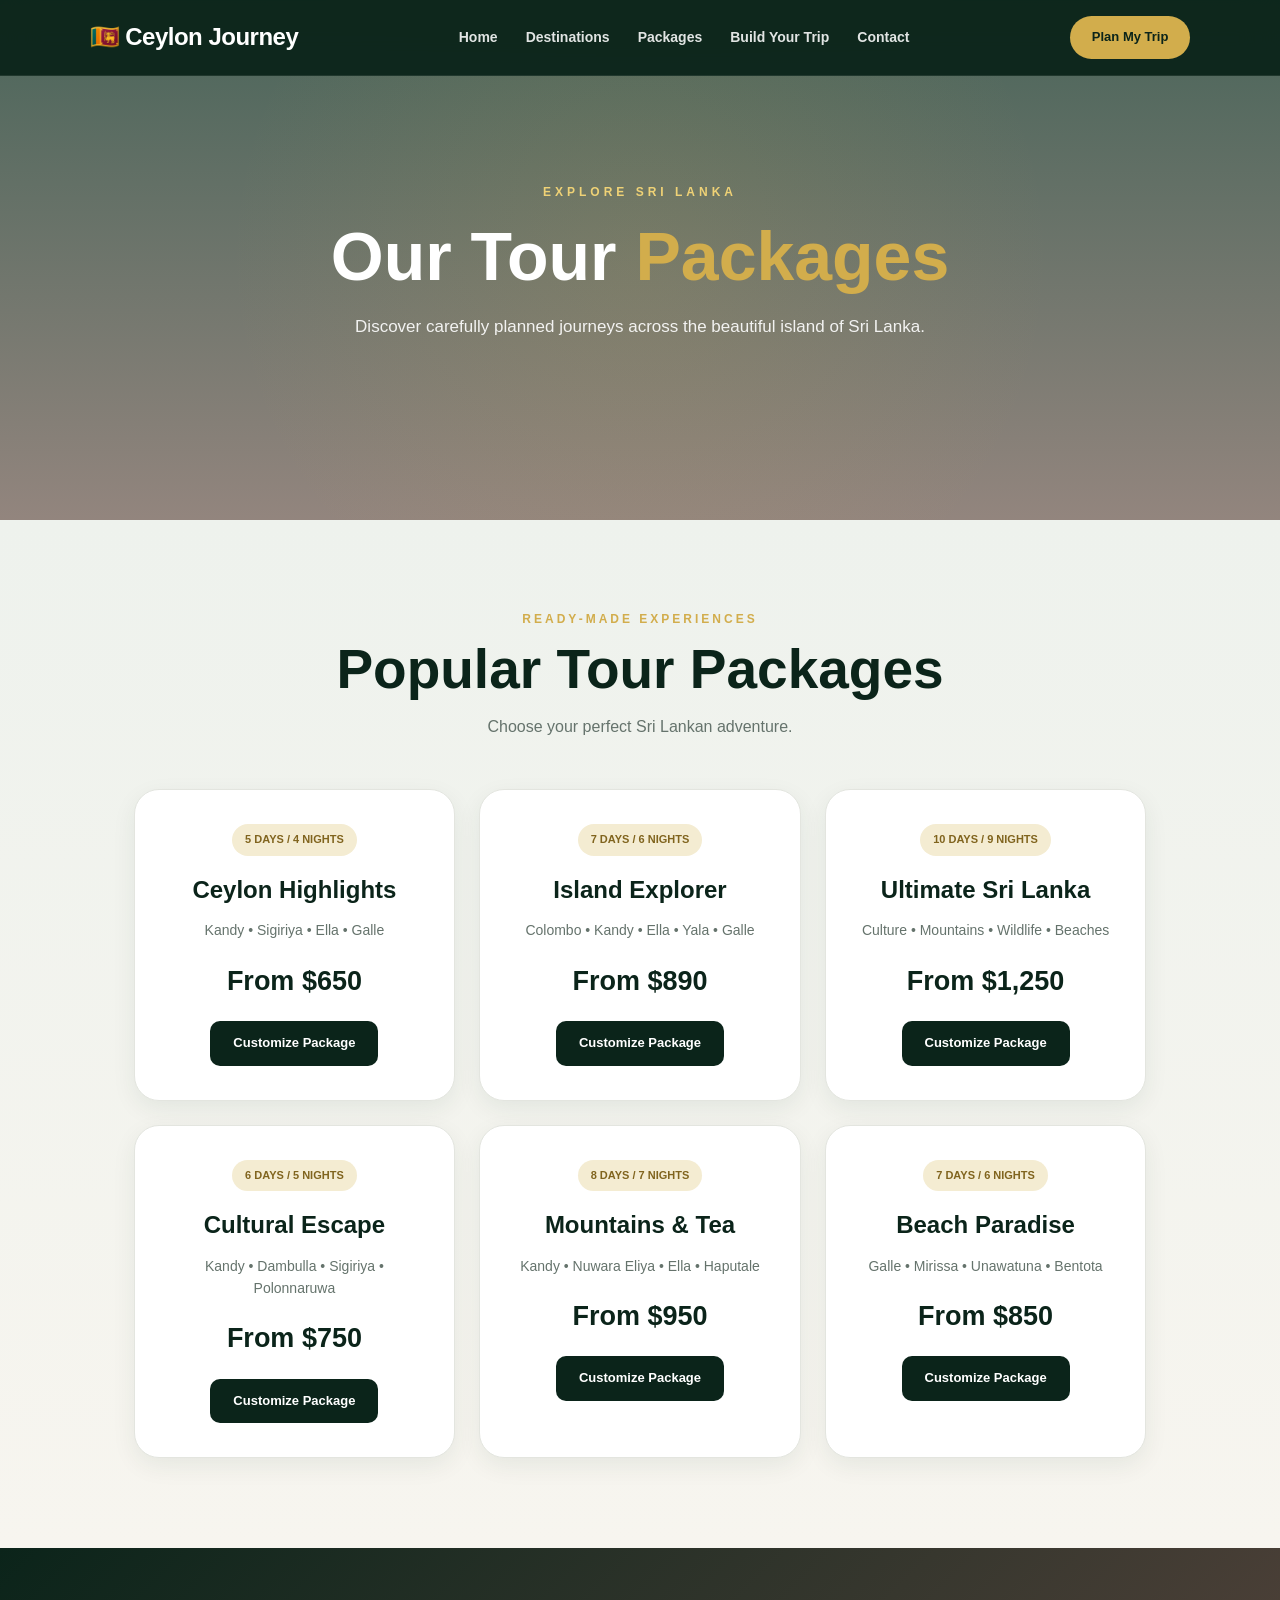
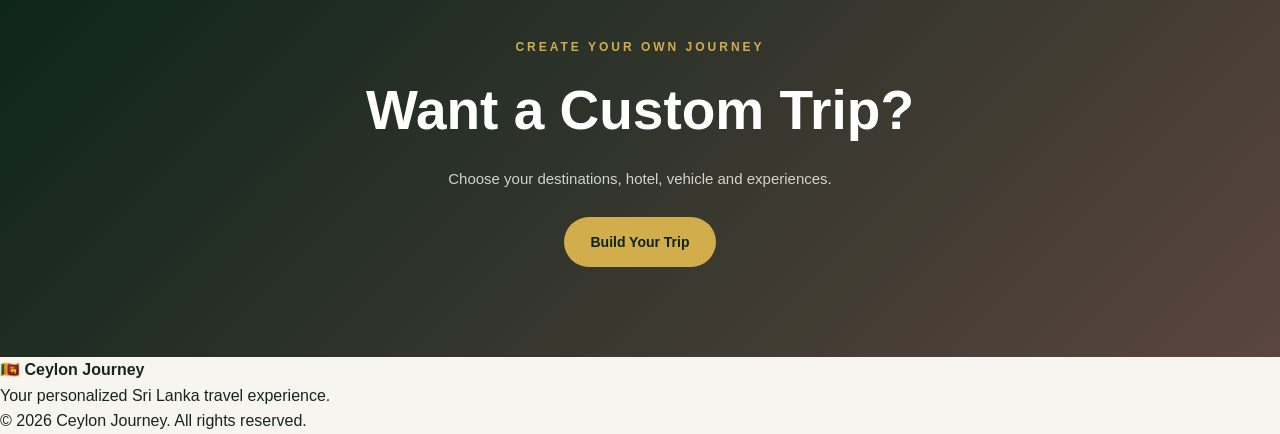
<file: packages.html>
<!DOCTYPE html>
<html lang="en">

<head>
    <meta charset="UTF-8">
    <meta name="viewport" content="width=device-width, initial-scale=1.0">

    <title>Ceylon Journey | Tour Packages</title>

    <link rel="stylesheet" href="style.css">
</head>

<body>

    <!-- NAVIGATION -->

    <header class="navbar">

        <div class="logo">
            <span>🇱🇰</span>
            <strong>Ceylon Journey</strong>
        </div>

        <nav>
            <a href="index.html">Home</a>
            <a href="index.html#destinations">Destinations</a>
            <a href="packages.html">Packages</a>
            <a href="index.html#build-trip">Build Your Trip</a>
            <a href="index.html#contact">Contact</a>
        </nav>

        <a href="index.html#build-trip" class="nav-btn">
            Plan My Trip
        </a>

    </header>


    <!-- PAGE HERO -->

    <section class="packages-page-hero">

        <div class="hero-overlay"></div>

        <div class="hero-content">

            <p class="small-title">
                EXPLORE SRI LANKA
            </p>

            <h1>
                Our Tour
                <span>Packages</span>
            </h1>

            <p class="hero-text">
                Discover carefully planned journeys
                across the beautiful island of Sri Lanka.
            </p>

        </div>

    </section>


    <!-- PACKAGES -->

    <section class="section packages-section">

        <div class="section-title">

            <p>
                READY-MADE EXPERIENCES
            </p>

            <h2>
                Popular Tour Packages
            </h2>

            <span>
                Choose your perfect Sri Lankan adventure.
            </span>

        </div>


        <div class="package-grid">


            <!-- PACKAGE 1 -->

            <div class="package-card">

                <span class="package-days">
                    5 DAYS / 4 NIGHTS
                </span>

                <h3>
                    Ceylon Highlights
                </h3>

                <p>
                    Kandy • Sigiriya • Ella • Galle
                </p>

                <strong>
                    From $650
                </strong>

                <a
                    href="index.html#build-trip"
                    class="package-button">

                    Customize Package

                </a>

            </div>


            <!-- PACKAGE 2 -->

            <div class="package-card">

                <span class="package-days">
                    7 DAYS / 6 NIGHTS
                </span>

                <h3>
                    Island Explorer
                </h3>

                <p>
                    Colombo • Kandy • Ella • Yala • Galle
                </p>

                <strong>
                    From $890
                </strong>

                <a
                    href="index.html#build-trip"
                    class="package-button">

                    Customize Package

                </a>

            </div>


            <!-- PACKAGE 3 -->

            <div class="package-card">

                <span class="package-days">
                    10 DAYS / 9 NIGHTS
                </span>

                <h3>
                    Ultimate Sri Lanka
                </h3>

                <p>
                    Culture • Mountains • Wildlife • Beaches
                </p>

                <strong>
                    From $1,250
                </strong>

                <a
                    href="index.html#build-trip"
                    class="package-button">

                    Customize Package

                </a>

            </div>


            <!-- PACKAGE 4 -->

            <div class="package-card">

                <span class="package-days">
                    6 DAYS / 5 NIGHTS
                </span>

                <h3>
                    Cultural Escape
                </h3>

                <p>
                    Kandy • Dambulla • Sigiriya • Polonnaruwa
                </p>

                <strong>
                    From $750
                </strong>

                <a
                    href="index.html#build-trip"
                    class="package-button">

                    Customize Package

                </a>

            </div>


            <!-- PACKAGE 5 -->

            <div class="package-card">

                <span class="package-days">
                    8 DAYS / 7 NIGHTS
                </span>

                <h3>
                    Mountains & Tea
                </h3>

                <p>
                    Kandy • Nuwara Eliya • Ella • Haputale
                </p>

                <strong>
                    From $950
                </strong>

                <a
                    href="index.html#build-trip"
                    class="package-button">

                    Customize Package

                </a>

            </div>


            <!-- PACKAGE 6 -->

            <div class="package-card">

                <span class="package-days">
                    7 DAYS / 6 NIGHTS
                </span>

                <h3>
                    Beach Paradise
                </h3>

                <p>
                    Galle • Mirissa • Unawatuna • Bentota
                </p>

                <strong>
                    From $850
                </strong>

                <a
                    href="index.html#build-trip"
                    class="package-button">

                    Customize Package

                </a>

            </div>

        </div>

    </section>


    <!-- CTA -->

    <section class="contact-section">

        <div>

            <p>
                CREATE YOUR OWN JOURNEY
            </p>

            <h2>
                Want a Custom Trip?
            </h2>

            <span>
                Choose your destinations, hotel, vehicle
                and experiences.
            </span>

            <br>
            <br>

            <a
                href="index.html#build-trip"
                class="primary-btn">

                Build Your Trip

            </a>

        </div>

    </section>


    <!-- FOOTER -->

    <footer>

        <div>

            <strong>
                🇱🇰 Ceylon Journey
            </strong>

            <p>
                Your personalized Sri Lanka travel experience.
            </p>

        </div>

        <div>

            <p>
                © 2026 Ceylon Journey.
                All rights reserved.
            </p>

        </div>

    </footer>

</body>

</html>
</file>
<file: style.css>
/* =========================================================
   CEYLON JOURNEY
   PREMIUM SRI LANKA TOURISM WEBSITE
   CLEAN & RESPONSIVE CSS
========================================================= */


/* =========================================================
   ROOT VARIABLES
========================================================= */

:root {
    --green-dark: #0b241a;
    --green-deep: #12372a;
    --green: #1d5b45;
    --green-light: #2f765b;

    --gold: #d2ad4c;
    --gold-light: #efd276;
    --gold-soft: #f4ecd2;

    --cream: #f7f5ef;
    --cream-dark: #eeeade;
    --white: #ffffff;

    --text: #17251f;
    --text-light: #65736c;
    --border: #e3e5df;

    --shadow-sm: 0 8px 25px rgba(18, 55, 42, 0.07);
    --shadow-md: 0 18px 45px rgba(18, 55, 42, 0.11);
    --shadow-lg: 0 28px 65px rgba(18, 55, 42, 0.16);

    --radius-sm: 10px;
    --radius-md: 18px;
    --radius-lg: 25px;

    --transition: 0.3s ease;
}


/* =========================================================
   RESET
========================================================= */

* {
    margin: 0;
    padding: 0;
    box-sizing: border-box;
}

html {
    scroll-behavior: smooth;
}

body {
    font-family: Arial, Helvetica, sans-serif;
    background: var(--cream);
    color: var(--text);
    line-height: 1.6;
    overflow-x: hidden;
}

img {
    max-width: 100%;
    display: block;
}

a {
    color: inherit;
    text-decoration: none;
}

button,
input,
select,
textarea {
    font-family: inherit;
}

button {
    cursor: pointer;
}


/* =========================================================
   NAVBAR
========================================================= */

.navbar {
    position: fixed;
    top: 0;
    left: 0;
    width: 100%;
    height: 76px;

    display: flex;
    align-items: center;
    justify-content: space-between;

    padding: 0 7%;

    background: rgba(11, 36, 26, 0.95);
    backdrop-filter: blur(18px);
    -webkit-backdrop-filter: blur(18px);

    border-bottom: 1px solid rgba(255,255,255,0.08);

    z-index: 9999;
}

.logo {
    color: white;
    font-size: 24px;
    font-weight: 800;
    letter-spacing: -0.5px;
}

.logo span {
    color: var(--gold);
}

.nav-links,
.navbar nav {
    display: flex;
    align-items: center;
    gap: 28px;
}

.nav-links a,
.navbar nav a {
    position: relative;
    color: rgba(255,255,255,0.88);
    font-size: 14px;
    font-weight: 600;
    transition: var(--transition);
}

.nav-links a:hover,
.navbar nav a:hover,
.nav-links a.active,
.navbar nav a.active {
    color: var(--gold-light);
}

.nav-links a.active::after,
.navbar nav a.active::after {
    content: "";

    position: absolute;
    left: 50%;
    bottom: -9px;

    width: 22px;
    height: 2px;

    transform: translateX(-50%);

    background: var(--gold);
    border-radius: 20px;
}

.nav-btn {
    display: inline-flex;
    align-items: center;
    justify-content: center;

    padding: 11px 22px;

    border: none;
    border-radius: 30px;

    background: var(--gold);
    color: var(--green-dark);

    font-size: 13px;
    font-weight: 800;

    transition: var(--transition);
}

.nav-btn:hover {
    background: var(--gold-light);
    transform: translateY(-2px);
}


/* =========================================================
   COMMON SECTION
========================================================= */

.section {
    padding: 90px 7%;
}

.section-title {
    max-width: 760px;
    margin: 0 auto 50px;
    text-align: center;
}

.section-title p {
    margin-bottom: 10px;

    color: var(--gold);
    font-size: 12px;
    font-weight: 800;

    letter-spacing: 3px;
    text-transform: uppercase;
}

.section-title h2 {
    margin-bottom: 14px;

    color: var(--green-dark);
    font-size: clamp(34px, 5vw, 55px);
    line-height: 1.1;
}

.section-title span {
    color: var(--text-light);
    font-size: 16px;
}


/* =========================================================
   HOME HERO
========================================================= */

.hero {
    min-height: 100vh;

    position: relative;

    display: flex;
    align-items: center;

    padding: 140px 8% 90px;

    background:
        linear-gradient(
            115deg,
            rgba(8,35,26,0.82),
            rgba(8,35,26,0.45),
            rgba(0,0,0,0.62)
        ),
        url("https://esjaw2wge86.exactdn.com/wp-content/uploads/2020/02/SI-8-1-scaled-1-1920x1261.jpg");

    background-size: cover;
    background-position: center;
}

.hero-content {
    position: relative;
    z-index: 2;

    max-width: 780px;

    color: white;
}

.small-title {
    display: inline-block;

    margin-bottom: 18px;

    color: var(--gold-light);

    font-size: 12px;
    font-weight: 800;

    letter-spacing: 4px;
    text-transform: uppercase;
}

.hero h1 {
    margin-bottom: 22px;

    font-size: clamp(48px, 7vw, 88px);
    line-height: 1.02;
    letter-spacing: -2px;
}

.hero h1 span {
    color: var(--gold);
}

.hero-text {
    max-width: 650px;
    margin-bottom: 30px;

    color: rgba(255,255,255,0.9);

    font-size: 18px;
    line-height: 1.8;
}

.hero-buttons {
    display: flex;
    flex-wrap: wrap;
    gap: 13px;
}

.primary-btn,
.secondary-btn {
    display: inline-flex;
    align-items: center;
    justify-content: center;

    padding: 14px 26px;

    border-radius: 30px;

    font-size: 14px;
    font-weight: 800;

    transition: var(--transition);
}

.primary-btn {
    background: var(--gold);
    color: var(--green-dark);
}

.primary-btn:hover {
    background: var(--gold-light);
    transform: translateY(-3px);
}

.secondary-btn {
    border: 1px solid rgba(255,255,255,0.6);

    background: rgba(255,255,255,0.1);

    color: white;

    backdrop-filter: blur(10px);
}

.secondary-btn:hover {
    background: white;
    color: var(--green-dark);
    transform: translateY(-3px);
}


/* =========================================================
   DESTINATION GRID
========================================================= */

.destination-grid {
    display: grid;
    grid-template-columns: repeat(4, 1fr);
    gap: 22px;
}

.destination-card {
    overflow: hidden;

    background: white;

    border: 1px solid var(--border);
    border-radius: var(--radius-md);

    box-shadow: var(--shadow-sm);

    transition: var(--transition);
}

.destination-card:hover {
    transform: translateY(-8px);

    border-color: var(--gold);

    box-shadow: var(--shadow-lg);
}

.destination-image {
    height: 235px;

    background-position: center;
    background-size: cover;

    transition: 0.5s ease;
}

.destination-card:hover .destination-image {
    transform: scale(1.06);
}


/* =========================================================
   DESTINATION IMAGES
========================================================= */

.sigiriya {
    background-image: url("https://encrypted-tbn0.gstatic.com/images?q=tbn:ANd9GcScj-tNmuC3x8GTj1Rzr0Fji7LU0AHylxhLzlL8WCLdXkoZJeBQeMZdpRSe&s=10");
}

.ella {
    background-image: url("https://encrypted-tbn0.gstatic.com/images?q=tbn:ANd9GcTMtM6z-mh3E2_s2FwNKDIPS_4Z55v5_mMmIOUEA5on4DDg3J6pdCwuO5P4&s=10");
}

.kandy {
    background-image: url("https://www.santani.com/wp-content/uploads/2024/03/Untitled-design-23.jpg");
}

.nuwara {
    background-image: url("https://res.cloudinary.com/jerrick/image/upload/d_642250b563292b35f27461a7.png,f_jpg,fl_progressive,q_auto,w_1024/68b27cb1861f3a001e9b26a2.jpg");
}

.yala {
    background-image: url("https://www.22weligambay.com/images/experiences/yala-national-park/yala-slider1.jpg");
}

.galle {
    background-image: url("https://cdn.i-scmp.com/sites/default/files/d8/images/canvas/2025/04/28/751f4696-e9da-44ee-bea6-4a4c4fa4693e_797802cc.jpg");
}

.mirissa {
    background-image: url("https://static.vecteezy.com/system/resources/previews/049/075/111/large_2x/mirissa-beach-southern-province-sri-lanka-2018-beautiful-colorful-sunset-on-the-beach-mirissa-beach-sri-lanka-free-photo.jpg");
}

.trincomalee {
    background-image: url("https://images.unsplash.com/photo-1544551763-46a013bb70d5?auto=format&fit=crop&w=1200&q=85");
}


/* =========================================================
   DESTINATION INFO
========================================================= */

.destination-info {
    padding: 21px;
}

.card-location {
    color: var(--gold);

    font-size: 10px;
    font-weight: 800;

    letter-spacing: 2px;
    text-transform: uppercase;
}

.destination-info h3 {
    margin: 6px 0 7px;

    color: var(--green-dark);
    font-size: 22px;
}

.destination-info p {
    color: var(--text-light);
    font-size: 14px;
}


/* =========================================================
   PACKAGES
========================================================= */

.packages-section {
    background: linear-gradient(
        180deg,
        #eef2ed,
        var(--cream)
    );
}

.package-grid {
    width: min(1150px, 92%);

    margin: 40px auto 0;

    display: grid;
    grid-template-columns: repeat(3, 1fr);

    gap: 24px;
}

.package-card {
    padding: 34px 28px;

    background: white;

    border: 1px solid var(--border);
    border-radius: var(--radius-lg);

    text-align: center;

    box-shadow: var(--shadow-sm);

    transition: var(--transition);
}

.package-card:hover {
    transform: translateY(-8px);

    border-color: var(--gold);

    box-shadow: var(--shadow-lg);
}

.package-days {
    display: inline-block;

    margin-bottom: 15px;
    padding: 7px 13px;

    border-radius: 30px;

    background: var(--gold-soft);
    color: #80641e;

    font-size: 11px;
    font-weight: 800;
}

.package-card h3 {
    margin-bottom: 10px;

    color: var(--green-dark);
    font-size: 24px;
}

.package-card p {
    margin-bottom: 18px;

    color: var(--text-light);
    font-size: 14px;
}

.package-card strong {
    display: block;

    margin-bottom: 18px;

    color: var(--green-dark);
    font-size: 27px;
}

.package-button,
.package-card button {
    display: inline-flex;
    align-items: center;
    justify-content: center;

    padding: 12px 23px;

    border: none;
    border-radius: 10px;

    background: var(--green-dark);
    color: white;

    font-size: 13px;
    font-weight: 800;

    transition: var(--transition);
}

.package-button:hover,
.package-card button:hover {
    background: var(--gold);
    color: var(--green-dark);
    transform: translateY(-2px);
}


/* =========================================================
   PACKAGES / DESTINATIONS HERO
========================================================= */

.packages-page-hero,
.destinations-page-hero {
    min-height: 520px;

    position: relative;

    display: flex;
    align-items: center;
    justify-content: center;

    text-align: center;

    overflow: hidden;

    background:
        linear-gradient(
            rgba(18,55,42,0.76),
            rgba(90,70,62,0.64)
        ),
        url("https://images.unsplash.com/photo-1588598198321-9735fd5245b6?auto=format&fit=crop&w=2000&q=85");

    background-position: center;
    background-size: cover;
}

.packages-page-hero::before,
.destinations-page-hero::before {
    content: "";

    position: absolute;
    inset: 0;

    background:
        radial-gradient(
            circle at center,
            rgba(210,173,76,0.12),
            transparent 60%
        );
}

.packages-page-hero .hero-content,
.destinations-hero-content {
    position: relative;
    z-index: 2;

    width: min(850px, 90%);
    padding: 30px 20px;
}

.packages-page-hero h1,
.destinations-hero-content h1 {
    margin-bottom: 18px;

    color: white;

    font-size: clamp(44px, 6vw, 68px);
    line-height: 1.08;
}

.packages-page-hero h1 span,
.destinations-hero-content h1 span {
    color: var(--gold);
}

.packages-page-hero .hero-text,
.destinations-hero-content .hero-text {
    max-width: 680px;

    margin: auto;

    color: rgba(255,255,255,0.9);

    font-size: 17px;
}


/* =========================================================
   DESTINATIONS PAGE
========================================================= */

.destinations-page-section {
    background: var(--cream);
}

.destination-page-grid {
    width: min(1150px, 92%);

    margin: auto;

    display: grid;
    grid-template-columns: repeat(3, 1fr);

    gap: 26px;
}

.destination-page-card {
    overflow: hidden;

    background: white;

    border: 1px solid var(--border);
    border-radius: var(--radius-md);

    box-shadow: var(--shadow-sm);

    transition: var(--transition);
}

.destination-page-card:hover {
    transform: translateY(-8px);

    border-color: var(--gold);

    box-shadow: var(--shadow-lg);
}

.destination-page-image {
    width: 100%;
    height: 260px;

    background-position: center;
    background-size: cover;

    transition: 0.5s ease;
}

.destination-page-card:hover .destination-page-image {
    transform: scale(1.05);
}


/* =========================================================
   DESTINATION PAGE IMAGES
========================================================= */

.sigiriya-image {
    background-image: url("https://encrypted-tbn0.gstatic.com/images?q=tbn:ANd9GcScj-tNmuC3x8GTj1Rzr0Fji7LU0AHylxhLzlL8WCLdXkoZJeBQeMZdpRSe&s=10");
}

.ella-image {
    background-image: url("https://encrypted-tbn0.gstatic.com/images?q=tbn:ANd9GcTMtM6z-mh3E2_s2FwNKDIPS_4Z55v5_mMmIOUEA5on4DDg3J6pdCwuO5P4&s=10");
}

.kandy-image {
    background-image: url("https://www.santani.com/wp-content/uploads/2024/03/Untitled-design-23.jpg");
}

.nuwara-image {
    background-image: url("https://res.cloudinary.com/jerrick/image/upload/d_642250b563292b35f27461a7.png,f_jpg,fl_progressive,q_auto,w_1024/68b27cb1861f3a001e9b26a2.jpg");
}

.yala-image {
    background-image: url("https://www.22weligambay.com/images/experiences/yala-national-park/yala-slider1.jpg");
}

.galle-image {
    background-image: url("https://cdn.i-scmp.com/sites/default/files/d8/images/canvas/2025/04/28/751f4696-e9da-44ee-bea6-4a4c4fa4693e_797802cc.jpg");
}

.mirissa-image {
    background-image: url("https://static.vecteezy.com/system/resources/previews/049/075/111/large_2x/mirissa-beach-southern-province-sri-lanka-2018-beautiful-colorful-sunset-on-the-beach-mirissa-beach-sri-lanka-free-photo.jpg");
}

.trincomalee-image {
    background-image: url("https://images.unsplash.com/photo-1544551763-46a013bb70d5?auto=format&fit=crop&w=1200&q=85");
}


/* =========================================================
   DESTINATION PAGE INFO
========================================================= */

.destination-page-info {
    padding: 24px;
}

.destination-category {
    display: inline-block;

    margin-bottom: 4px;

    color: var(--gold);

    font-size: 10px;
    font-weight: 800;

    letter-spacing: 2px;
    text-transform: uppercase;
}

.destination-page-info h3 {
    margin: 6px 0 9px;

    color: var(--green-dark);
    font-size: 26px;
}

.destination-page-info p {
    margin-bottom: 20px;

    color: var(--text-light);

    font-size: 14px;
    line-height: 1.7;
}

.destination-button {
    display: inline-flex;

    padding: 11px 20px;

    border-radius: 9px;

    background: var(--green-dark);
    color: white;

    font-size: 13px;
    font-weight: 800;

    transition: var(--transition);
}

.destination-button:hover {
    background: var(--gold);
    color: var(--green-dark);
    transform: translateY(-2px);
}


/* =========================================================
   BUILD YOUR TRIP HERO
========================================================= */

.build-trip-hero {
    min-height: 470px;

    position: relative;

    display: flex;
    align-items: center;
    justify-content: center;

    text-align: center;

    overflow: hidden;

    background:
        linear-gradient(
            rgba(8,35,26,0.76),
            rgba(8,35,26,0.70)
        ),
        url("images/build-trip.jpg");

    background-position: center;
    background-size: cover;
}

.build-trip-overlay {
    position: absolute;
    inset: 0;

    background:
        radial-gradient(
            circle at center,
            rgba(210,173,76,0.14),
            transparent 60%
        );
}

.build-trip-hero-content {
    position: relative;
    z-index: 2;

    max-width: 800px;
    padding: 25px;
}

.build-trip-hero h1 {
    margin-bottom: 16px;

    color: white;

    font-size: clamp(44px, 6vw, 72px);
    line-height: 1.05;
}

.build-trip-hero h1 span {
    color: var(--gold);
}

.build-trip-hero-content > p {
    max-width: 650px;

    margin: auto;

    color: rgba(255,255,255,0.88);

    font-size: 17px;
    line-height: 1.7;
}


/* =========================================================
   BUILD TRIP MAIN
========================================================= */

.trip-builder {
    width: min(1280px, 94%);

    margin: 0 auto;

    padding: 80px 0 100px;
}

.trip-builder .section-title {
    max-width: 800px;

    margin: 0 auto 45px;

    text-align: center;
}

.trip-builder .section-title p {
    color: var(--gold);

    font-size: 13px;
    font-weight: 800;

    letter-spacing: 3px;
}

.trip-builder .section-title h2 {
    color: var(--green-dark);

    font-size: clamp(34px, 5vw, 52px);
    line-height: 1.1;
}

.trip-builder .section-title span {
    color: var(--text-light);
    font-size: 15px;
}


/* =========================================================
   TRIP CONTAINER
========================================================= */

.trip-container {
    display: grid;

    grid-template-columns: minmax(0, 1fr) 350px;

    gap: 28px;

    align-items: start;
}


/* =========================================================
   TRIP FORM
========================================================= */

.trip-form {
    display: grid;

    grid-template-columns: repeat(2, minmax(0, 1fr));

    gap: 18px;

    padding: 25px;

    background: white;

    border: 1px solid #e7e2d7;

    border-radius: 22px;

    box-shadow: var(--shadow-md);
}


/* =========================================================
   FORM BOX
========================================================= */

.form-box {
    position: relative;

    padding: 22px;

    background: #fbfaf6;

    border: 1px solid #e6e1d6;

    border-radius: 17px;

    transition: var(--transition);
}

.form-box:hover {
    transform: translateY(-2px);

    border-color: var(--gold);

    box-shadow: var(--shadow-sm);
}

.step-number {
    display: inline-flex;

    align-items: center;
    justify-content: center;

    width: 34px;
    height: 34px;

    margin-bottom: 10px;

    border-radius: 50%;

    background: var(--green-dark);
    color: var(--gold-light);

    font-size: 11px;
    font-weight: 800;
}

.form-box h3 {
    margin-bottom: 10px;

    color: var(--green-dark);

    font-size: 19px;
    line-height: 1.2;
}

.form-description {
    margin-bottom: 15px;

    color: #78827d;

    font-size: 12px;
    line-height: 1.5;
}


/* =========================================================
   FORM ROW
========================================================= */

.form-row {
    display: grid;

    grid-template-columns: repeat(2, minmax(0, 1fr));

    gap: 12px;

    margin-bottom: 13px;
}

.input-group {
    min-width: 0;
}

.input-group label {
    display: block;

    margin-bottom: 6px;

    color: #17392d;

    font-size: 11px;
    font-weight: 800;
}


/* =========================================================
   INPUTS
========================================================= */

.input-group select,
.form-box select,
.form-box input,
.form-box textarea {
    width: 100%;

    min-height: 42px;

    padding: 10px 11px;

    border: 1px solid #ded9cd;

    border-radius: 9px;

    background: white;

    color: var(--text);

    font-size: 12px;

    outline: none;

    transition: var(--transition);
}

.input-group select:hover,
.form-box select:hover,
.form-box input:hover {
    border-color: var(--gold);
}

.input-group select:focus,
.form-box select:focus,
.form-box input:focus,
.form-box textarea:focus {
    border-color: var(--gold);

    box-shadow:
        0 0 0 3px rgba(210,173,76,0.12);
}

.form-box textarea {
    min-height: 100px;
    resize: vertical;
}


/* =========================================================
   DATE SELECTS
========================================================= */

.date-selects {
    display: grid;

    grid-template-columns: repeat(3, 1fr);

    gap: 5px;
}


/* =========================================================
   SELECTION GRID
========================================================= */

.selection-grid {
    display: grid;

    grid-template-columns: repeat(2, minmax(0, 1fr));

    gap: 8px;
}

.selection-card {
    display: flex;

    align-items: center;

    min-height: 40px;

    padding: 8px 10px;

    background: white;

    border: 1px solid #e1ddd3;

    border-radius: 9px;

    cursor: pointer;

    transition: var(--transition);
}

.selection-card:hover {
    background: #fffdf7;

    border-color: var(--gold);

    transform: translateY(-1px);
}

.selection-card input {
    width: 14px;
    height: 14px;

    margin-right: 7px;

    accent-color: var(--green);

    flex-shrink: 0;
}

.selection-card span {
    color: #294238;

    font-size: 11px;
    font-weight: 700;

    line-height: 1.2;
}


/* =========================================================
   RADIO GRID
========================================================= */

.radio-grid {
    display: grid;

    grid-template-columns: repeat(3, 1fr);

    gap: 8px;
}

.radio-card {
    display: flex;

    align-items: center;

    min-height: 54px;

    padding: 8px 9px;

    background: white;

    border: 1px solid #e1ddd3;

    border-radius: 10px;

    cursor: pointer;

    transition: var(--transition);
}

.radio-card:hover {
    border-color: var(--gold);

    background: #fffdf7;

    transform: translateY(-1px);
}

.radio-card input {
    width: 14px;
    height: 14px;

    margin-right: 7px;

    accent-color: var(--green);

    flex-shrink: 0;
}

.radio-card strong {
    display: block;

    color: #17392d;

    font-size: 11px;
    font-weight: 800;
}

.radio-card small {
    display: block;

    margin-top: 2px;

    color: #7b827e;

    font-size: 9px;
}


/* =========================================================
   CALCULATE BUTTON
========================================================= */

.calculate-btn {
    grid-column: 1 / -1;

    width: 100%;

    min-height: 50px;

    border: none;

    border-radius: 11px;

    background:
        linear-gradient(
            135deg,
            var(--green-dark),
            var(--green)
        );

    color: white;

    font-size: 13px;
    font-weight: 800;

    box-shadow:
        0 10px 25px rgba(18,55,42,0.16);

    transition: var(--transition);
}

.calculate-btn:hover {
    transform: translateY(-2px);

    box-shadow:
        0 15px 30px rgba(18,55,42,0.22);
}


/* =========================================================
   FORM BOX DESKTOP LAYOUT
========================================================= */

.trip-form .form-box:nth-child(1) {
    grid-column: 1;
}

.trip-form .form-box:nth-child(2) {
    grid-column: 1;
}

.trip-form .form-box:nth-child(3) {
    grid-column: 1;
}

.trip-form .form-box:nth-child(4) {
    grid-column: 2;
    grid-row: 1;
}

.trip-form .form-box:nth-child(5) {
    grid-column: 2;
    grid-row: 2;
}

.trip-form .form-box:nth-child(6) {
    grid-column: 2;
    grid-row: 3;
}


/* =========================================================
   TRIP SUMMARY
========================================================= */

.trip-summary {
    position: sticky;
    top: 100px;

    overflow: hidden;

    background:
        linear-gradient(
            145deg,
            var(--green-dark),
            #173f30
        );

    border-radius: 20px;

    color: white;

    box-shadow: var(--shadow-lg);
}

.summary-header {
    padding: 25px 23px 20px;

    border-bottom:
        1px solid rgba(255,255,255,0.09);
}

.summary-header span {
    color: var(--gold);

    font-size: 10px;
    font-weight: 800;

    letter-spacing: 3px;
}

.summary-header h3 {
    margin-top: 8px;

    color: white;

    font-size: 23px;
}

.summary-content {
    padding: 5px 23px 0;
}

.summary-item {
    display: flex;

    align-items: center;
    justify-content: space-between;

    gap: 15px;

    padding: 15px 0;

    border-bottom:
        1px solid rgba(255,255,255,0.08);
}

.summary-item span,
.summary-block > span {
    color: rgba(255,255,255,0.62);

    font-size: 11px;
}

.summary-item strong {
    color: white;

    font-size: 12px;

    text-align: right;
}


/* =========================================================
   SUMMARY BLOCK
========================================================= */

.summary-block {
    padding: 15px 0;

    border-bottom:
        1px solid rgba(255,255,255,0.08);
}

.summary-block ul {
    margin: 8px 0 0;

    padding-left: 17px;
}

.summary-block li {
    margin-bottom: 4px;

    color: rgba(255,255,255,0.88);

    font-size: 11px;
}


/* =========================================================
   PRICE
========================================================= */

.price-box {
    margin: 18px;

    padding: 18px;

    border-radius: 14px;

    background: rgba(255,255,255,0.07);

    border:
        1px solid rgba(255,255,255,0.08);
}

.price-box > span {
    color: rgba(255,255,255,0.65);

    font-size: 10px;

    letter-spacing: 1.5px;

    text-transform: uppercase;
}

.price-box h2 {
    margin: 5px 0;

    color: var(--gold-light);

    font-size: 32px;
}

.price-box small {
    color: rgba(255,255,255,0.48);

    font-size: 9px;

    line-height: 1.4;
}


/* =========================================================
   BOOK BUTTON
========================================================= */

.book-btn {
    width: calc(100% - 36px);

    margin: 0 18px 20px;

    min-height: 45px;

    border: none;

    border-radius: 10px;

    background: var(--gold);

    color: var(--green-dark);

    font-size: 12px;
    font-weight: 800;

    transition: var(--transition);
}

.book-btn:hover {
    transform: translateY(-2px);

    background: var(--gold-light);
}


/* =========================================================
   CONTACT
========================================================= */

.contact-section {
    position: relative;

    overflow: hidden;

    padding: 90px 7%;

    text-align: center;

    background:
        linear-gradient(
            135deg,
            var(--green-dark),
            #5a463e
        );

    color: white;
}

.contact-section p {
    margin-bottom: 8px;

    color: var(--gold);

    font-size: 12px;
    font-weight: 800;

    letter-spacing: 3px;

    text-transform: uppercase;
}

.contact-section h2 {
    margin-bottom: 12px;

    color: white;

    font-size: clamp(35px, 5vw, 55px);
}

.contact-section span {
    color: rgba(255,255,255,0.78);

    font-size: 15px;
}


/* =========================================================
   FOOTER
========================================================= */

.footer {
    display: grid;

    grid-template-columns: 1.5fr 1fr 1fr;

    gap: 45px;

    padding: 60px 7%;

    background: #0a241a;

    color: rgba(255,255,255,0.65);
}

.footer h3 {
    margin-bottom: 10px;

    color: white;

    font-size: 22px;
}

.footer h4 {
    margin-bottom: 15px;

    color: var(--gold-light);
}

.footer p {
    margin-bottom: 7px;

    font-size: 13px;
}

.footer a {
    display: block;

    margin-bottom: 8px;

    color: rgba(255,255,255,0.65);

    font-size: 13px;

    transition: var(--transition);
}

.footer a:hover {
    padding-left: 4px;

    color: var(--gold-light);
}


/* =========================================================
   TABLET
========================================================= */

@media (max-width: 1100px) {

    .navbar {
        padding: 0 4%;
    }

    .nav-links,
    .navbar nav {
        gap: 18px;
    }

    .destination-grid {
        grid-template-columns: repeat(2, 1fr);
    }

    .package-grid {
        grid-template-columns: repeat(2, 1fr);
    }

    .destination-page-grid {
        grid-template-columns: repeat(2, 1fr);
    }

    .trip-container {
        grid-template-columns: 1fr;
    }

    .trip-summary {
        position: relative;

        top: 0;

        width: 100%;
        max-width: 650px;

        margin: 0 auto;
    }
}


/* =========================================================
   TABLET BUILD TRIP
========================================================= */

@media (max-width: 900px) {

    .trip-form {
        grid-template-columns: 1fr;
    }

    .trip-form .form-box:nth-child(n) {
        grid-column: 1;
        grid-row: auto;
    }
}


/* =========================================================
   MOBILE
========================================================= */

@media (max-width: 700px) {

    /* NAVBAR */

    .navbar {
        height: auto;
        min-height: 68px;

        padding: 13px 5%;

        flex-wrap: wrap;

        gap: 10px;
    }

    .logo {
        font-size: 20px;
    }

    .nav-links,
    .navbar nav {
        order: 3;

        width: 100%;

        overflow-x: auto;

        justify-content: flex-start;

        gap: 18px;

        padding-bottom: 4px;
    }

    .nav-links a,
    .navbar nav a {
        white-space: nowrap;

        font-size: 12px;
    }

    .nav-btn {
        padding: 9px 15px;

        font-size: 11px;
    }


    /* HERO */

    .hero {
        min-height: 90vh;

        padding: 125px 22px 65px;
    }

    .hero h1 {
        font-size: 46px;
    }

    .hero-text {
        font-size: 15px;
    }

    .hero-buttons {
        flex-direction: column;

        align-items: stretch;
    }

    .primary-btn,
    .secondary-btn {
        width: 100%;
    }


    /* SECTIONS */

    .section {
        padding: 70px 18px;
    }

    .section-title {
        margin-bottom: 35px;
    }

    .section-title h2 {
        font-size: 33px;
    }


    /* DESTINATIONS */

    .destination-grid {
        grid-template-columns: 1fr;
    }

    .destination-image {
        height: 225px;
    }


    /* PACKAGES */

    .package-grid {
        width: 92%;

        grid-template-columns: 1fr;

        gap: 20px;
    }


    /* PAGE HERO */

    .packages-page-hero,
    .destinations-page-hero {
        min-height: 470px;
    }

    .packages-page-hero h1,
    .destinations-hero-content h1 {
        font-size: 40px;
    }

    .packages-page-hero .hero-text,
    .destinations-hero-content .hero-text {
        font-size: 15px;
    }


    /* DESTINATION PAGE */

    .destination-page-grid {
        width: 92%;

        grid-template-columns: 1fr;

        gap: 20px;
    }

    .destination-page-image {
        height: 225px;
    }


    /* BUILD TRIP */

    .build-trip-hero {
        min-height: 430px;
    }

    .build-trip-hero h1 {
        font-size: 42px;
    }

    .build-trip-hero-content > p {
        font-size: 15px;
    }

    .trip-builder {
        width: 94%;

        padding: 60px 0 75px;
    }

    .trip-builder .section-title {
        margin-bottom: 30px;
    }

    .trip-builder .section-title h2 {
        font-size: 34px;
    }

    .trip-form {
        padding: 16px;

        gap: 14px;

        border-radius: 18px;
    }

    .form-box {
        padding: 18px;
    }

    .form-row {
        grid-template-columns: 1fr;

        gap: 10px;
    }

    .selection-grid {
        grid-template-columns: 1fr 1fr;
    }

    .radio-grid {
        grid-template-columns: 1fr;
    }

    .radio-card {
        min-height: 48px;
    }

    .trip-summary {
        border-radius: 18px;
    }


    /* CONTACT */

    .contact-section {
        padding: 70px 20px;
    }

    .contact-section h2 {
        font-size: 33px;
    }


    /* FOOTER */

    .footer {
        grid-template-columns: 1fr;

        gap: 30px;

        padding: 50px 7%;

        text-align: center;
    }
}


/* =========================================================
   SMALL MOBILE
========================================================= */

@media (max-width: 450px) {

    .hero h1 {
        font-size: 39px;
    }

    .packages-page-hero h1,
    .destinations-hero-content h1 {
        font-size: 34px;
    }

    .build-trip-hero h1 {
        font-size: 36px;
    }

    .small-title {
        font-size: 10px;

        letter-spacing: 2.5px;
    }

    .trip-builder .section-title h2 {
        font-size: 29px;
    }

    .selection-grid {
        grid-template-columns: 1fr;
    }

    .date-selects {
        gap: 4px;
    }

    .date-selects select {
        padding: 0 7px;

        font-size: 11px;
    }

    .form-box {
        padding: 16px;
    }

    .form-box h3 {
        font-size: 18px;
    }

    .price-box h2 {
        font-size: 27px;
    }
}
</file>
